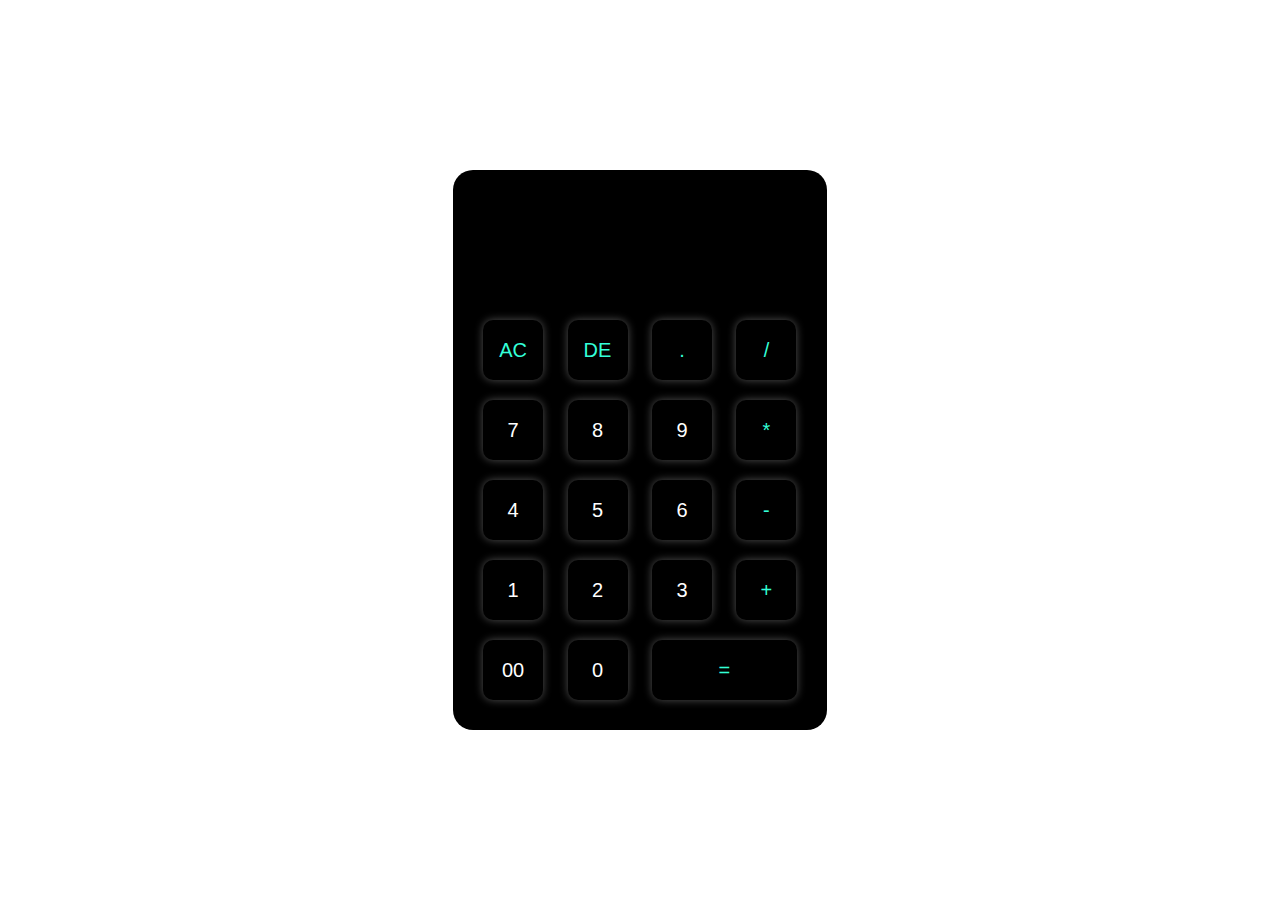
<file: Calculator/index.html>
<!DOCTYPE html>
<html lang="en">
<head>
    <meta charset="UTF-8">
    <meta name="viewport" content="width=device-width, initial-scale=1.0">
    <title>Document</title>
    <link rel="stylesheet" href="styles.css">
</head>
<body>
    <div class="container">
        <div class="calculator">
            <form>
                <div class="display">
                    <input type="text" name="display">
                </div>
                <div>
                    <input type="button" value="AC" onclick="display.value= '' " class="operator">
                    <input type="button" value="DE" onclick="display.value= display.value.toString().slice(0,-1)" class="operator">
                    <input type="button" value="." onclick="display.value += '.' " class="operator">
                    <input type="button" value="/" onclick="display.value += '/' " class="operator">
                </div>
                <div>
                    <input type="button" value="7" onclick="display.value +='7' ">
                    <input type="button" value="8" onclick="display.value +='8' ">
                    <input type="button" value="9" onclick="display.value +='9' ">
                    <input type="button" value="*" onclick="display.value +='*' " class="operator">
                </div>
                <div>
                    <input type="button" value="4" onclick="display.value +='4' ">
                    <input type="button" value="5" onclick="display.value +='5' ">
                    <input type="button" value="6" onclick="display.value +='6' ">
                    <input type="button" value="-" onclick="display.value +='-' " class="operator">
                </div>
                <div>
                    <input type="button" value="1" onclick="display.value +='1' ">
                    <input type="button" value="2" onclick="display.value +='2' ">
                    <input type="button" value="3" onclick="display.value +='3' ">
                    <input type="button" value="+" onclick="display.value +='+' " class="operator">
                </div>
                <div>
                    <input type="button" value="00" onclick="display.value +='00' ">
                    <input type="button" value="0" onclick="display.value +='0' ">
                    <input type="button" value="=" onclick="display.value=eval(display.value)" class="equal operator">
                </div>
            </form>
        </div>
    </div>
</body>
</html>
</file>
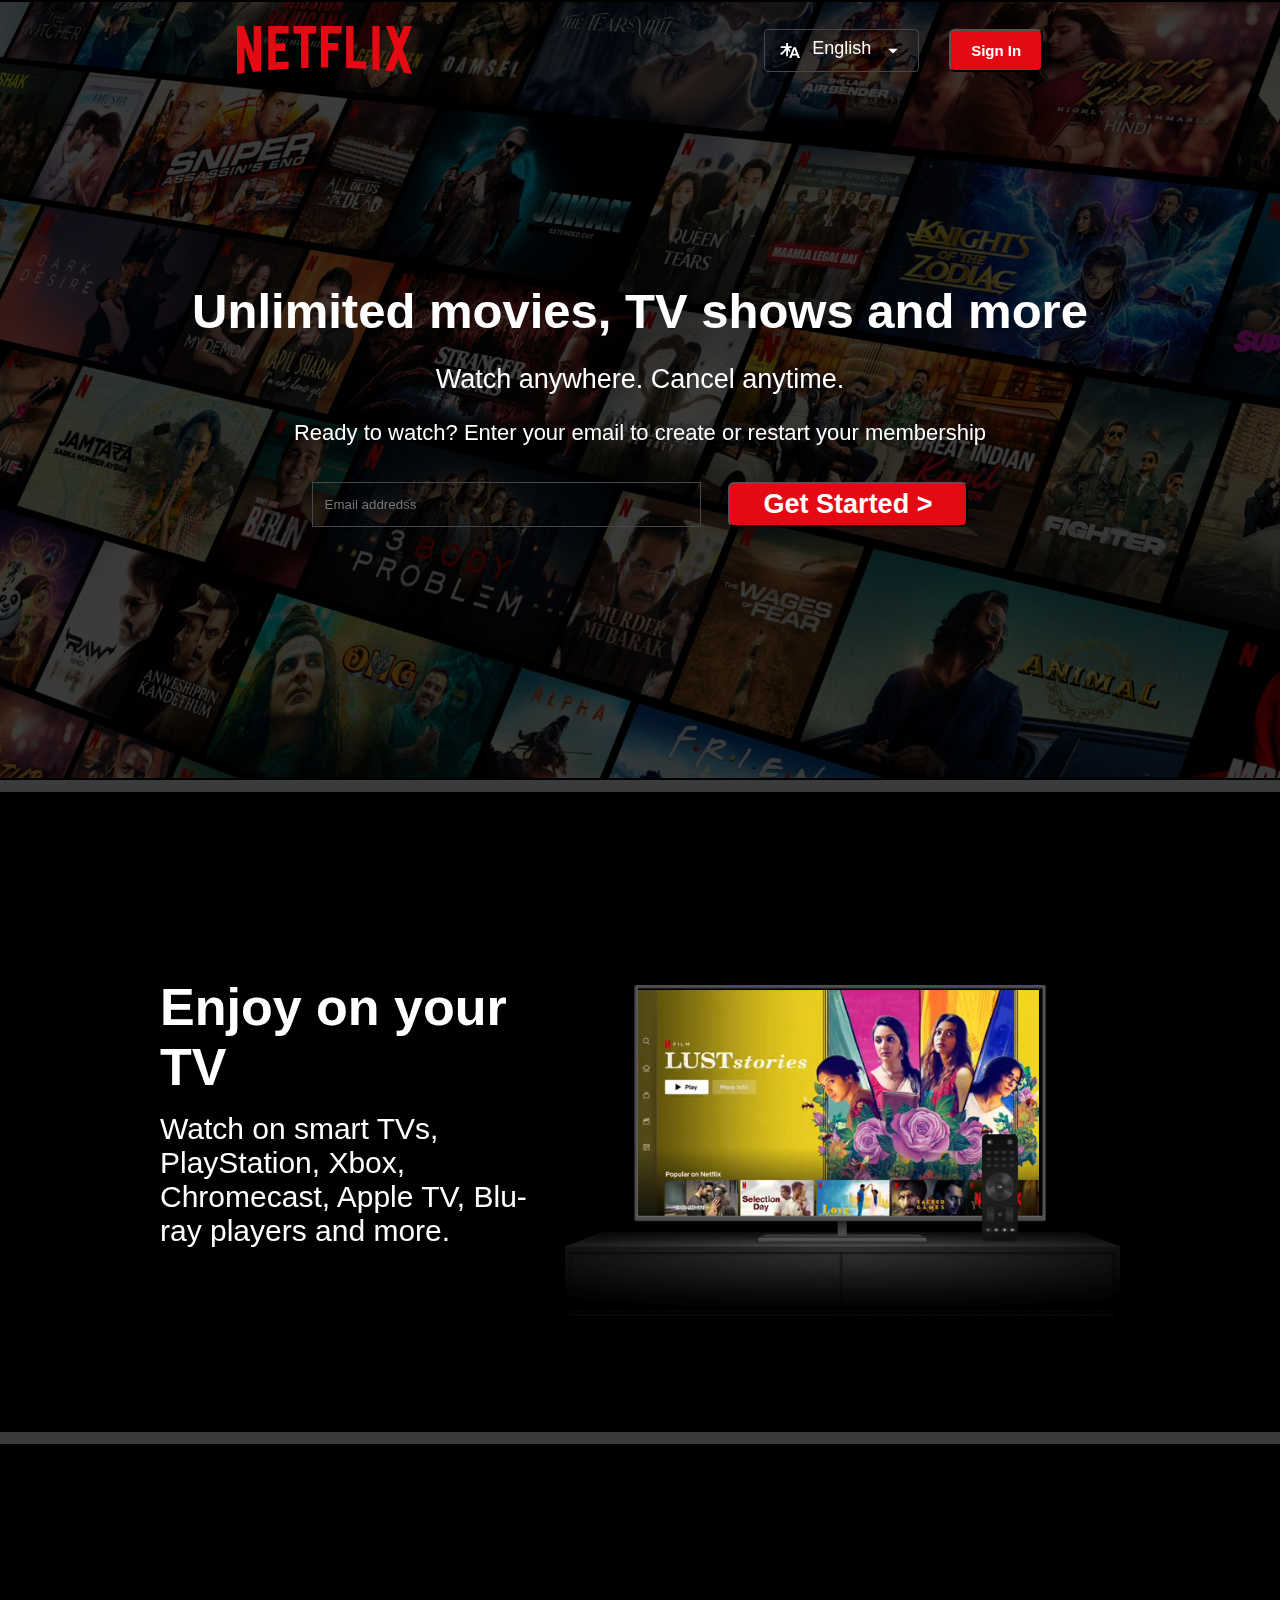
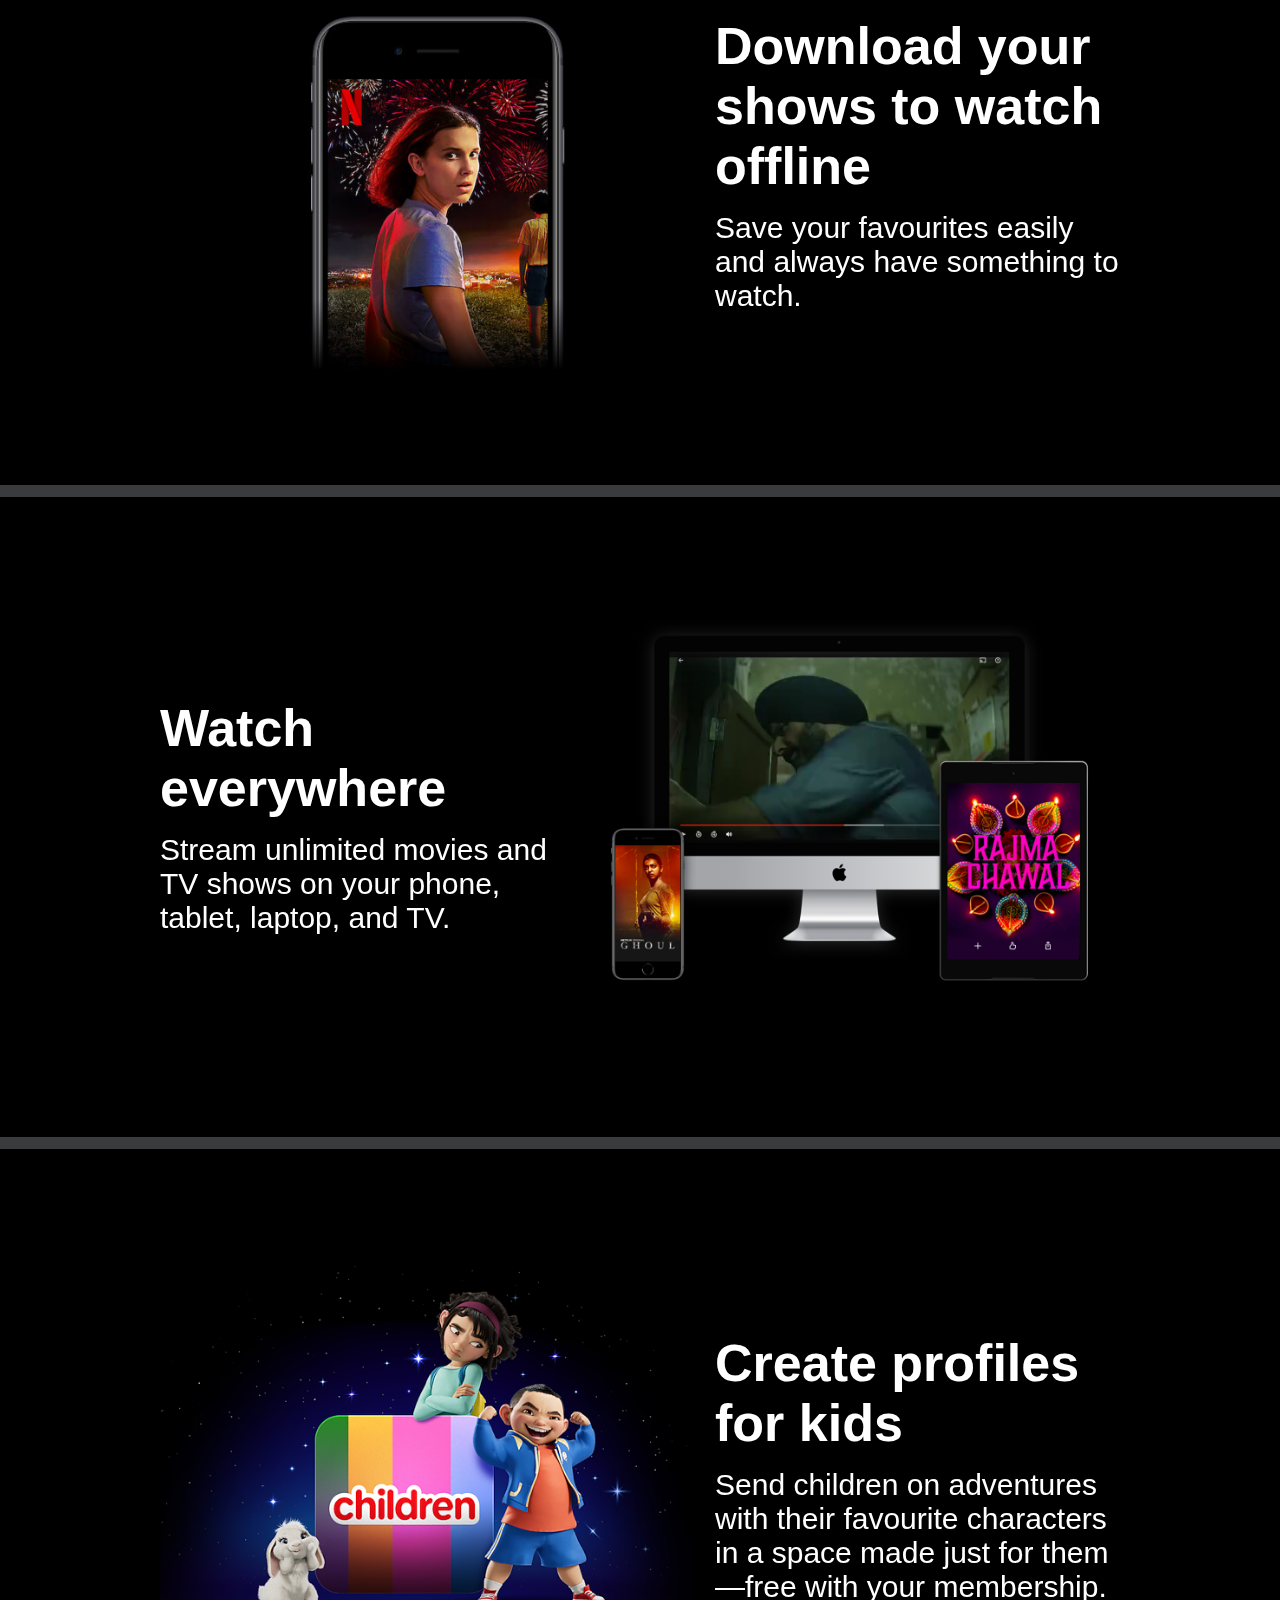
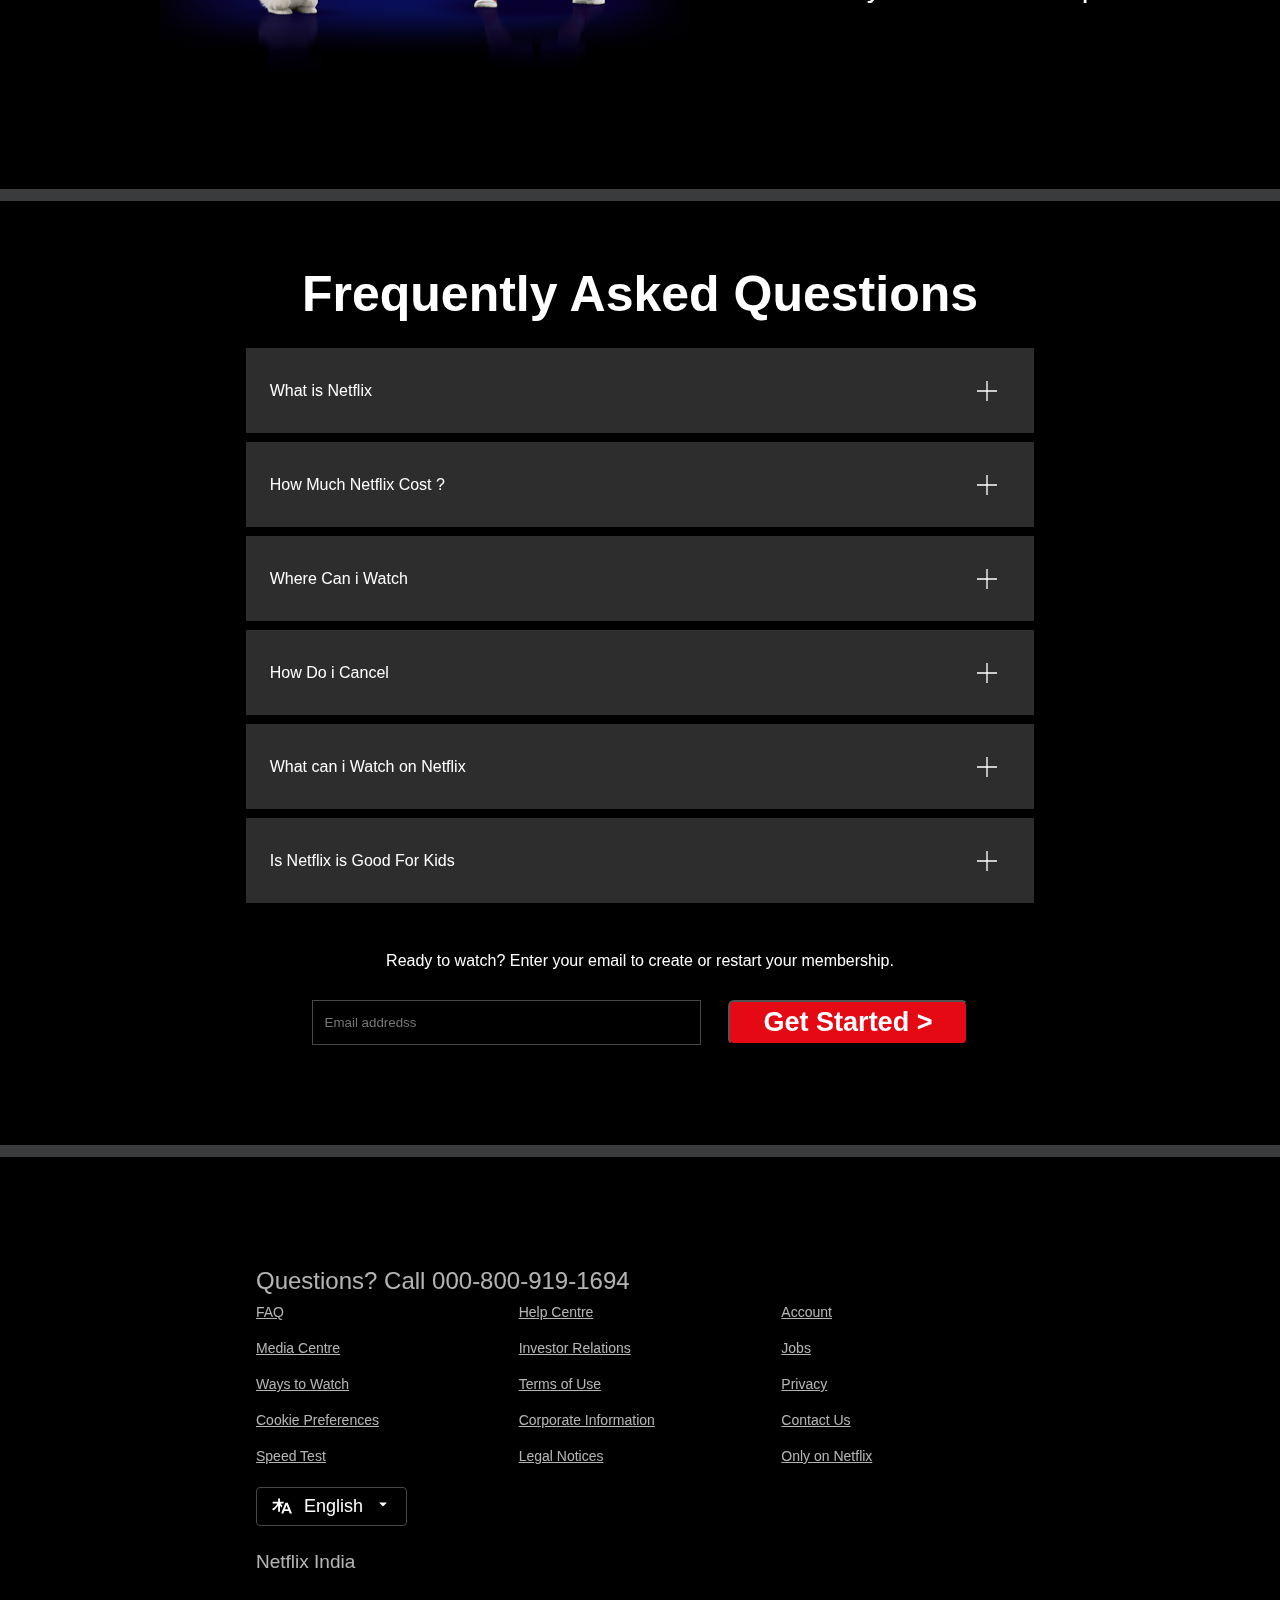
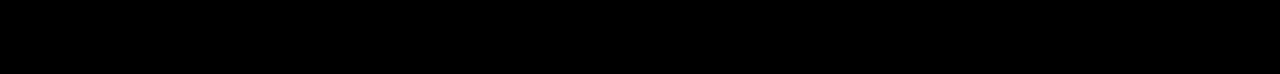
<file: Netflix Clone/index.html>
<!DOCTYPE html>
<html lang="en">

<head>
    <meta charset="UTF-8">
    <meta name="viewport" content="width=device-width, initial-scale=1.0">
    <title>Document</title>
    <link rel="stylesheet" href="style.css">
</head>

<body>
    <div class="main">
        <nav>
            <img src="Assets/SVG/logo.svg" alt="logo">
            <div class="button">
                <Button class="btn btn-eng">
                    <img src="Assets/SVG/Lang.svg" alt="">
                    English
                    <img src="Assets/SVG/arrow.svg" alt="">
                   </Button>
                <button class="btn btn-sign">Sign In</button>
            </div>
        </nav>
        <div class="tint"></div>
        <div class="content">

            <span>Unlimited movies, TV shows and more</span>
            <span>Watch anywhere. Cancel anytime. </span>
            <span>Ready to watch? Enter your email to create or restart your membership</span>

            <div class="input">
                <input type="email" placeholder="Email addredss">
                <button>Get Started &gt;</button>
            </div>
        </div>


        <div class="sep"></div>

        <div class="first">
            <div class="txt">
                <span>Enjoy on your TV</span>
                <span>Watch on smart TVs, PlayStation, Xbox, Chromecast, Apple TV, Blu-ray players and more.</span>
            </div>
            <div class="tv">
                <img src="Assets/Images/tv.png" alt="">
                <video class="vid-1" src="Assets/Vedios/video-tv-in-0819.m4v" muted autoplay loop></video>
            </div>
        </div>

        <div class="sep"></div>

        <div class="first">
            <div class="tv">
                <img src="Assets/Images/mobile-0819.jpg" alt="">
            </div>
            <div class="txt">
                <span>Download your shows to watch offline</span>
                <span>Save your favourites easily and always have something to watch.</span>
            </div>
        </div>

        <div class="sep"></div>

        <div class="first">
            <div class="txt">
                <span>Watch everywhere</span>
                <span>Stream unlimited movies and TV shows on your phone, tablet, laptop, and TV.</span>
            </div>
            <div class="tv">
                <img src="Assets/Images/tv-frame.png" alt="">
                <video class="vid-2" src="Assets/Vedios/video-devices-in.m4v" muted autoplay loop></video>
            </div>
        </div>

        <div class="sep"></div>

        <div class="first">
            <div class="tv">
                <img src="Assets/Images/child.png" alt="">
            </div>
            <div class="txt">
                <span>Create profiles for kids</span>
                <span>Send children on adventures with their favourite characters in a space made just for them—free
                    with your membership.</span>
            </div>
        </div>


        <div class="sep"></div>

        <div class="faq">
            <Span>Frequently Asked Questions</Span>
            <div class="box"><span>What is Netflix</span><img src="Assets/SVG/plus-ico.svg" alt=""></div>
            <div class="box"><span>How Much Netflix Cost ? </span><img src="Assets/SVG/plus-ico.svg" alt=""></div>
            <div class="box"><span>Where Can i Watch</span><img src="Assets/SVG/plus-ico.svg" alt=""></div>
            <div class="box"><span>How Do i Cancel</span><img src="Assets/SVG/plus-ico.svg" alt=""></div>
            <div class="box"><span>What can i Watch on Netflix</span><img src="Assets/SVG/plus-ico.svg" alt=""></div>
            <div class="box"><span>Is Netflix is Good For Kids</span><img src="Assets/SVG/plus-ico.svg" alt=""></div>
            <span>Ready to watch? Enter your email to create or restart your membership.</span>
            <div class="input">
                <input type="email" placeholder="Email addredss">
                <button>Get Started &gt;</button>
            </div>

            <div class="sep"></div>

            <div class="first">

            </div>
        </div>

        <div class="sep"></div>

        <div class="footer">
            <span> Questions? Call 000-800-919-1694</span>
            <div class="about">

                <a href="">FAQ</a>
                <a href="">Help Centre</a>
                <a href="">Account</a>
                <a href="">Media Centre</a>
                <a href="">Investor Relations</a>
                <a href="">Jobs</a>
                <a href="">Ways to Watch</a>
                <a href="">Terms of Use</a>
                <a href="">Privacy</a>
                <a href="">Cookie Preferences</a>
                <a href="">Corporate Information</a>
                <a href="">Contact Us</a>
                <a href="">Speed Test</a>
                <a href="">Legal Notices</a>
                <a href="">Only on Netflix</a>
            </div>
            <div class="button">

                <Button class="btn btn-eng"><svg width="20" height="20" viewBox="0 0 16 16" fill="none"
                        xmlns="http://www.w3.org/2000/svg" class="default-ltr-cache-4z3qvp e1svuwfo1"
                        data-name="Languages" aria-labelledby=":R135dajalalbd:" aria-hidden="true">
                        <path fill-rule="evenodd" clip-rule="evenodd"
                            d="M10.7668 5.33333L10.5038 5.99715L9.33974 8.9355L8.76866 10.377L7.33333 14H9.10751L9.83505 12.0326H13.4217L14.162 14H16L12.5665 5.33333H10.8278H10.7668ZM10.6186 9.93479L10.3839 10.5632H11.1036H12.8856L11.6348 7.2136L10.6186 9.93479ZM9.52722 4.84224C9.55393 4.77481 9.58574 4.71045 9.62211 4.64954H6.41909V2H4.926V4.64954H0.540802V5.99715H4.31466C3.35062 7.79015 1.75173 9.51463 0 10.4283C0.329184 10.7138 0.811203 11.2391 1.04633 11.5931C2.55118 10.6795 3.90318 9.22912 4.926 7.57316V12.6667H6.41909V7.51606C6.81951 8.15256 7.26748 8.76169 7.7521 9.32292L8.31996 7.88955C7.80191 7.29052 7.34631 6.64699 6.9834 5.99715H9.06968L9.52722 4.84224Z"
                            fill="currentColor"></path>
                    </svg> English <svg width="16" height="16" viewBox="0 0 16 16" fill="none"
                        xmlns="http://www.w3.org/2000/svg" class="default-ltr-cache-4z3qvp e1svuwfo1"
                        data-name="CaretDown" aria-labelledby=":R175dajalalbd:" aria-hidden="true">
                        <path fill-rule="evenodd" clip-rule="evenodd"
                            d="M11.5976 6.5C11.7461 6.5 11.8204 6.67956 11.7154 6.78457L8.23574 10.2643C8.10555 10.3945 7.89445 10.3945 7.76425 10.2643L4.28457 6.78457C4.17956 6.67956 4.25393 6.5 4.40244 6.5H11.5976Z"
                            fill="currentColor"></path>
                    </svg></Button> 
              </div>

            <span>Netflix India</span> 
        </div>
    </div>
<script>
    function smoothScrollToTop() {
    window.scrollTo({
        top: 0,
        behavior: 'smooth'
    });
}
</script>
</body>

</html>
</file>
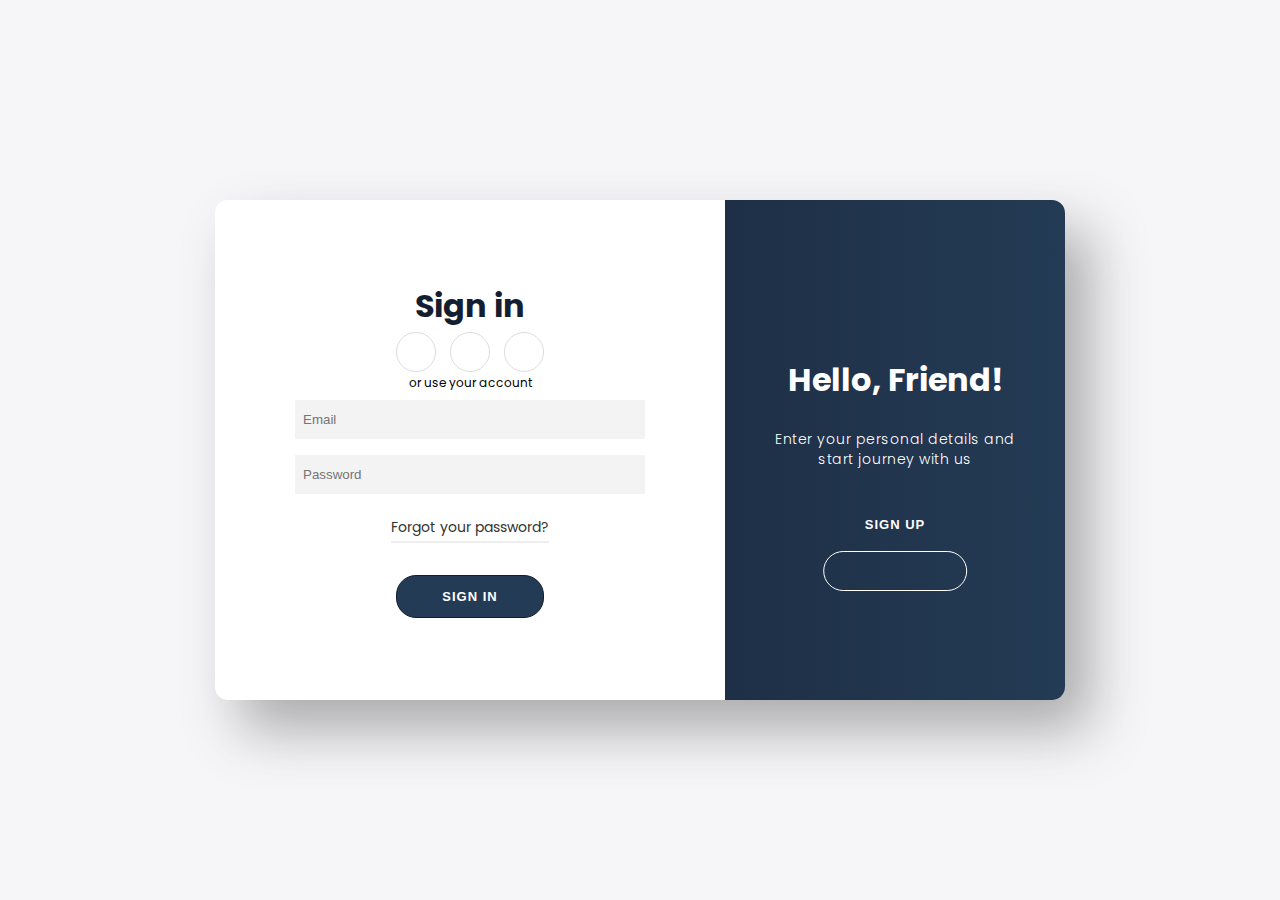
<file: sign-in-up-page/index.html>
<!DOCTYPE html>
<html lang="en">
<head>
    <meta charset="UTF-8">
    <meta http-equiv="X-UA-Compatible" content="IE=edge">
    <meta name="viewport" content="width=device-width, initial-scale=1.0">
    <title>Sign in || Sign up from</title>
     <!-- font awesome icons -->
     <link rel="stylesheet" href="https://cdnjs.cloudflare.com/ajax/libs/font-awesome/6.1.1/css/all.min.css" integrity="sha512-KfkfwYDsLkIlwQp6LFnl8zNdLGxu9YAA1QvwINks4PhcElQSvqcyVLLD9aMhXd13uQjoXtEKNosOWaZqXgel0g==" crossorigin="anonymous" referrerpolicy="no-referrer" />
    <!-- css stylesheet -->
    <link rel="stylesheet" href="style.css">
</head>
<body>

    <div class="container" id="container">
        <div class="form-container sign-up-container">
            <form action="#">
                <h1>Create Account</h1>
                <div class="social-container">
                    <a href="#" class="social"><i class="fab fa-facebook-f"></i></a>
                    <a href="#" class="social"><i class="fab fa-google-plus-g"></i></a>
                    <a href="#" class="social"><i class="fab fa-linkedin-in"></i></a>
                </div>
                <span>or use your email for registration</span>
                <div class="infield">
                    <input type="text" placeholder="Name" autocomplete="off"/>
                    <label></label>
                </div>
                <div class="infield">
                    <input type="email" placeholder="Email" name="email" autocomplete="off"/>
                    <label></label>
                </div>
                <div class="infield">
                    <input type="password" placeholder="Password" autocomplete="off"/>
                    <label></label>
                </div>
                <button>Sign Up</button>
            </form>
        </div>
        <div class="form-container sign-in-container">
            <form action="#">
                <h1>Sign in</h1>
                <div class="social-container">
                    <a href="#" class="social"><i class="fab fa-facebook-f"></i></a>
                    <a href="#" class="social"><i class="fab fa-google-plus-g"></i></a>
                    <a href="#" class="social"><i class="fab fa-linkedin-in"></i></a>
                </div>
                <span>or use your account</span>
                <div class="infield">
                    <input type="email" placeholder="Email" name="email" autocomplete="off"/>
                    <label></label>
                </div>
                <div class="infield">
                    <input type="password" placeholder="Password" autocomplete="off" />
                    <label></label>
                </div>
                <a href="#" class="forgot">Forgot your password?</a>
                <button>Sign In</button>
            </form>
        </div>
        <div class="overlay-container" id="overlayCon">
            <div class="overlay">
                <div class="overlay-panel overlay-left">
                    <h1>Welcome Back!</h1>
                    <p>To keep connected with us please login with your personal info</p>
                    <button>Sign In</button>
                </div>
                <div class="overlay-panel overlay-right">
                    <h1>Hello, Friend!</h1>
                    <p>Enter your personal details and start journey with us</p>
                    <button>Sign Up</button>
                </div>
            </div>
            <button id="overlayBtn"></button>
        </div>
    </div>

    <script>
        const container = document.getElementById('container')
        const overlayCon = document.getElementById('overlayCon')
        const overlayBtn = document.getElementById('overlayBtn')

        overlayBtn.addEventListener('click',()=>{
            container.classList.toggle('right-panel-active');
            overlayBtn.classList.remove('btnScaled')
            window.requestAnimationFrame (()=>{
                overlayBtn.classList.add('btnScaled')
            })
        })

    </script>

</body>
</html>
</file>
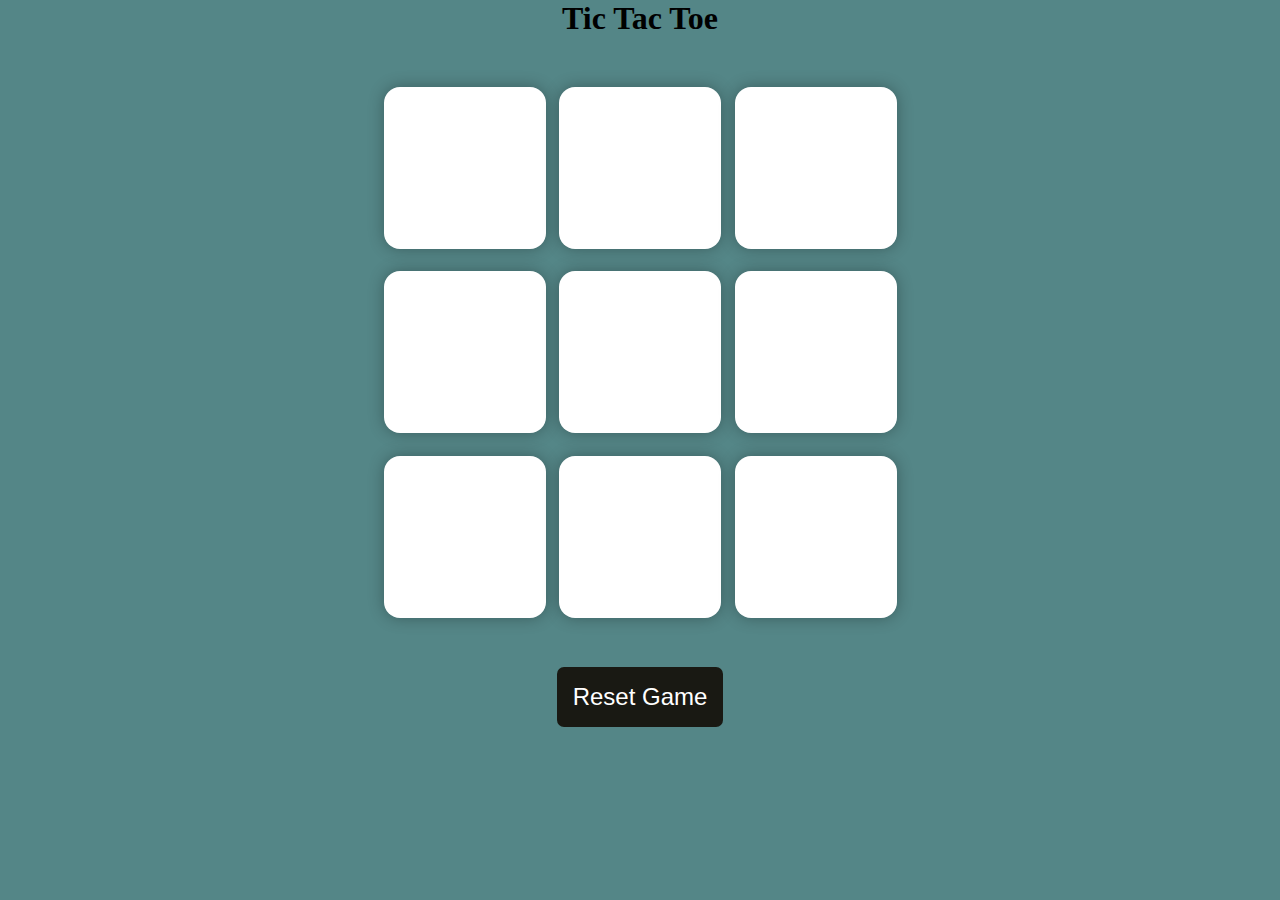
<file: Tic Tac Toe Game/index.html>
<!DOCTYPE html>
<html lang="en">
<head>
    <meta charset="UTF-8">
    <meta name="viewport" content="width=device-width, initial-scale=1.0">
    <title>Tic Tac Toe</title>
    <link rel="stylesheet" href="style.css">
</head>
<body>
    <div class="msg-contianer hide">
        <p id="msg">Winner</p>
        <button id="new-btn">New Game</button>
    </div>
    <main>
        <h1>Tic Tac Toe</h1>
        <div class="container">
            <div class="game">
                <button class="box"></button>
                <button class="box"></button>
                <button class="box"></button>
                <button class="box"></button>
                <button class="box"></button>
                <button class="box"></button>
                <button class="box"></button>
                <button class="box"></button>
                <button class="box"></button>
            </div>
        </div>
        <button id="reset-btn">Reset Game</button>
    </main>
    <script src="main.js"></script>
</body>
</html>
</file>
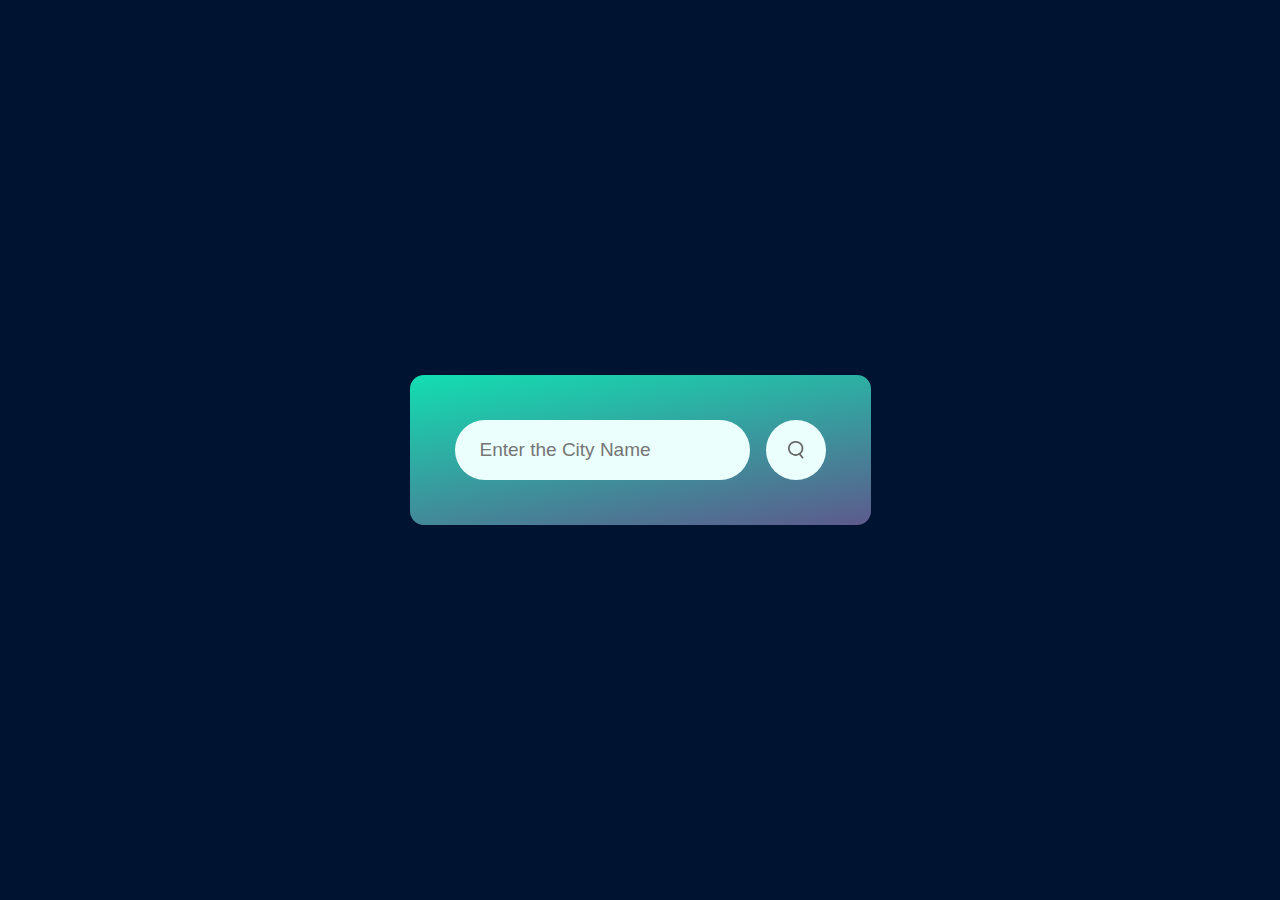
<file: weather app/index.html>
<!DOCTYPE html>
<html lang="en">
<head>
    <meta charset="UTF-8">
    <meta name="viewport" content="width=device-width, initial-scale=1.0">
    <title>Weather App</title>
    <link rel="stylesheet" href="style.css">
</head>
<body>
        <div class="card">
            <div class="search">
                <input type="search" name="weather" id="weather" placeholder="Enter the City Name">
                <button class="btn"><img src="images/search.png" alt="search image"></button>
            </div>
            <div class="weather">
                <img src="images/clouds.png" class="weather-icon" alt="cloude image">
                <h1 class="temp">22°C</h1>
                <h2 class="city">Surat</h2>
                <div class="row">
                    <div class="col">
                        <img src="images/humidity.png" alt="Humidity image">
                        <div>
                            <p class="humidity">65%</p>
                            <p>Humidity</p>
                        </div>
                    </div>
                    <div class="col">
                        <img src="images/wind.png" alt="Humidity image">
                        <div>
                            <p class="wind">18 km/h</p>
                            <p>Wind Speed</p>
                        </div>
                    </div>
                </div>
            </div>
        </div>
        <script src="script.js"></script>
</body>
</html>
</file>
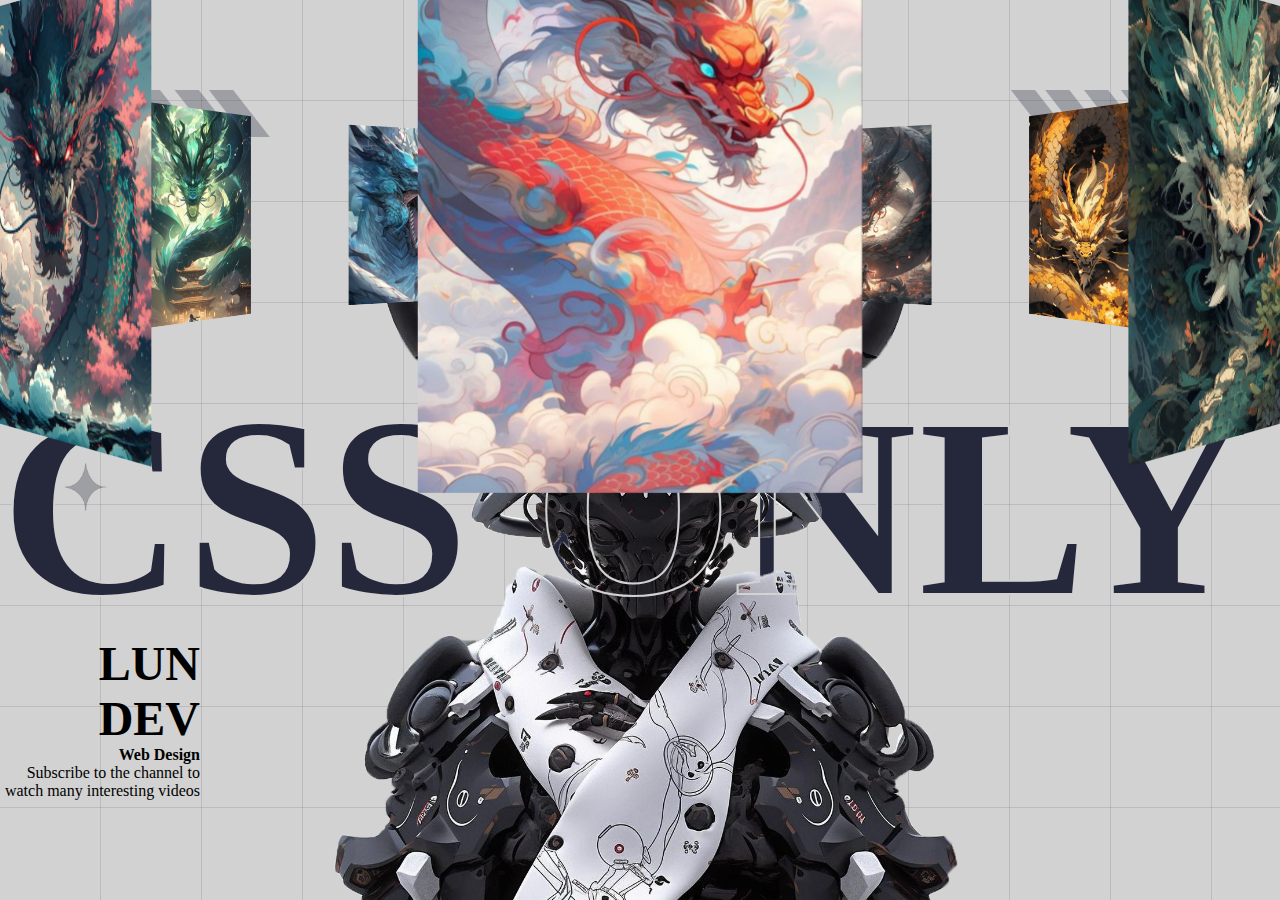
<file: sign-in-up-page/css/slider_3d/index.html>
<!DOCTYPE html>
<html lang="en">
<head>
    <meta charset="UTF-8">
    <meta name="viewport" content="width=device-width, initial-scale=1.0">
    <title>Document</title>
    <style>
        
        *{
            margin: 0;
            padding: 0;
            box-sizing: border-box;
        }
        body{
            background-color: #D2D2D2;
            background-image:
            repeating-linear-gradient(
                to right, transparent 0 100px,
                #25283b22 100px 101px
            ),
            repeating-linear-gradient(
                to bottom, transparent 0 100px,
                #25283b22 100px 101px
            );
        }
        
        body::before{
            position: absolute;
            width: min(1400px, 90vw);
            top: 10%;
            left: 50%;
            height: 90%;
            transform: translateX(-50%);
            content: '';
            background-image: url(images/bg.png);
            background-size: 100%;
            background-repeat: no-repeat;
            background-position: top center;
            pointer-events: none;
        }
    </style>
    <link rel="stylesheet" href="style.css">
</head>
<body>

    <div class="banner">
        <div class="slider" style="--quantity: 10">
            <div class="item" style="--position: 1"><img src="images/dragon_1.jpg" alt=""></div>
            <div class="item" style="--position: 2"><img src="images/dragon_2.jpg" alt=""></div>
            <div class="item" style="--position: 3"><img src="images/dragon_3.jpg" alt=""></div>
            <div class="item" style="--position: 4"><img src="images/dragon_4.jpg" alt=""></div>
            <div class="item" style="--position: 5"><img src="images/dragon_5.jpg" alt=""></div>
            <div class="item" style="--position: 6"><img src="images/dragon_6.jpg" alt=""></div>
            <div class="item" style="--position: 7"><img src="images/dragon_7.jpg" alt=""></div>
            <div class="item" style="--position: 8"><img src="images/dragon_8.jpg" alt=""></div>
            <div class="item" style="--position: 9"><img src="images/dragon_9.jpg" alt=""></div>
            <div class="item" style="--position: 10"><img src="images/dragon_10.jpg" alt=""></div>
        </div>
        <div class="content">
            <h1 data-content="CSS ONLY">
                CSS ONLY
            </h1>
            <div class="author">
                <h2>LUN DEV</h2>
                <p><b>Web Design</b></p>
                <p>
                    Subscribe to the channel to watch many interesting videos
                </p>
            </div>
            <div class="model"></div>
        </div>
    </div>
    
</body>
</html>
</file>
<file: Calculator/styles.css>
* {
    margin: 0;
    padding: 0;
    box-sizing: border-box;
    font-family: sans-serif;
}
.container{
    width:100%;
    height:100vh;
    background: color #e3f9e3;
    display: flex;
    align-items: center;
    justify-content: center;
}

.calculator{
    background-color: black;
    padding: 20px;
    border-radius: 20px;
}
.calculator form input{
    width:60px;
    height:60px;
    outline: none;
    border:0;
    border-radius: 10px;
    box-shadow: 0px 0px 8px rgba(255,255,255,0.32), 10px 10px 10px rgba(0,0,0,0.2);
    background-color: transparent;
    color:#fff;
    font-size: 20px;
    cursor: pointer;
    margin:10px;
}

form .display{
    display: flex;
    justify-content: flex-end;
    margin:20px 0px;
}

form .display input{
    text-align: end;
    flex: 1;
    font-size:45px;
    box-shadow: none;
}

form input.equal{
    width:145px;
}

form input.operator{
    color:#33ffd8;
}
</file>
<file: Netflix Clone/style.css>
/* <link href="https://fonts.cdnfonts.com/css/netflix-font" rel="stylesheet"> */
@import url('https://fonts.cdnfonts.com/css/netflix-font');

* {
    margin: 0;
    padding: 0;
}

body {
    font-family: 'Netflix Font', sans-serif;
    background-color: rgb(0, 0, 0);
}

nav {
    display: flex;
    justify-content: space-between;
    align-items: center;
    max-width: 63vw;
    margin: auto;
    align-items: center;
    height: 100px;
}

nav img {
    z-index: 10;
    width: 175px;
    position: relative;
}

.main {
    height: 780px;
    background-image: url(Assets/Images/bg.jpg);
    background-position: center center;
    background-size: max(1380px, 100vw);
    background-repeat: no-repeat;
    position: relative;
}

.main .tint {
    height: 780px;
    width: 100%;
    opacity: 0.69;
    position: absolute;
    top: 0;
    background-color: black;
}


.content {
    display: flex;
    height: calc(100% - 100px);
    justify-content: center;
    align-items: center;
    text-align: center;
    flex-direction: column;
    color: white;
    position: relative;
    gap: 25px;
    padding: 0px 30px;
    z-index: 10;
}

.content> :first-child {
    font-size: 49px;
    font-weight: 800;
    text-align: center;
}

.content> :nth-child(2) {
    font-size: 27px;
    text-align: center;
}

.content> :nth-child(3) {
    font-size: 22px;
    text-align: center;
}

.input {
    padding: 11px 0px 70px 0px;
    display: flex;
    gap: 27px
}

.input input {
    background-color: transparent;
    padding: 14px 12px 14px 12px;
    color: white;
    font-weight: 500;
    border: 1px solid #44474c;
    width: 363px;
}

.input button {
    background-color: rgb(229, 9, 20);
    color: white;
    font-weight: bolder;
    padding: 0px 34px;
    font-size: 27px;
    border-radius: 6px;
}

.button {
    position: relative;
    z-index: 10;
    display: flex;
    gap: 30px;
}

.btn-sign {
    font-family: sans-serif, Tahoma, Geneva, Verdana;
    color: white;
    background-color: rgb(229, 9, 20);
    font-weight: 700;
    font-size: 15px;
    padding: 11px 20px;
    border-radius: 6px;
}

.btn-eng {
    background-color: transparent;
    border-radius: 4px;
    color: white;
    padding: 8px 15px;
    display: flex;
    border: 1px solid #44474c;
    gap: 12px;
    font-size: 18px;
}

.btn-eng img {
    width: 20px;
}

.sep {
    height: 12px;
    background-color: #393b3d;
}

.first {
    display: flex;
    justify-content: center;
    flex-direction: row;
    color: white;
    max-width: 75vw;
    margin: auto;

}

.txt {
    display: flex;
    justify-content: center;
    flex-direction: column;
    gap: 15px;
}

.txt :first-child {
    font-size: 52px;
    font-weight: 800;
}

.txt> :nth-child(2) {
    font-size: 30px;
}

.tv {
    position: relative;
}

.tv img {
    position: relative;
    max-width: 555px;
    z-index: 10;
    margin: 110px 0px;
}

.tv .vid-1 {
    position: absolute;
    right: 81px;
    top: 198px;
    z-index: -1;
    width: 404px;
}

.vid-2 {
    position: absolute;
    right: 98px;
    top: 149px;
    z-index: -1;
    width: 365px;
}

.faq {
    color: white;
    display: flex;
    flex-direction: column;
    justify-content: center;
    align-items: center;
    width: 65vw;
    margin: auto;
    gap: 9px;
}

.faq> :first-child {
    margin: 64px 38px 16px 38px;
    font-size: 50px;
    font-weight: 800;
}

.faq> :nth-child(8) {
    margin: 40px 0px 10px 0px;
}

.box {
    display: flex;
    justify-content: space-between;
    height: 85px;
    align-items: center;
    background-color: rgb(45 45 45);
    ;
    width: 57vw;
    padding: 0px 35px 0px 24px;
}

.box img {
    width: 24px;
}

.footer {
    padding: 100px;
    color: white;
    display: grid;
    grid-template-rows: 47px auto 85px 25px;
    color: rgba(255, 255, 255, 0.7);
    font-size: 24px;
    margin: auto;
    width: 60vw;
    align-items: center;
}

.about {
    display: grid;
    grid-template-columns: 1fr 1fr 1fr;
    width: 60vw;
    margin: auto;
    gap: 20px;
}

.about a {
    color: rgba(255, 255, 255, 0.7);
    font-size: 14px;

}

.footer> :last-child {
    font-size: 19px;
}

@media screen and (max-width:1100px) {
    .content> :first-child {
        font-size: 43px;
        font-weight: 600;
        text-align: center;
    }
    
    .content> :nth-child(2) {
        font-size: 23px;
        text-align: center;
    }
    
    .content> :nth-child(3) {
        font-size: 15px;
        text-align: center;
    }
    
    .input {
        position: relative;
        display: flex;
        flex-direction: column;
        align-items: center;
    }
    .input button{
        height: 56px;
    }
    .first{
        padding:50px;
        align-items: center;
        flex-direction: column;

    }
    .txt {
        gap: 15px;
        text-align: center;
    }
    
    .txt :first-child {
        font-size: 42px;
        font-weight: 800;
    }
    
    .txt> :nth-child(2) {
        font-size: 20px;
    }
    .tv img{
        margin:20px auto;
       /* max-width:455px; */
    }
    .tv .vid-1 {
        right: 81px;
        top: 106px;
    }
    
    .vid-2 {
        right: 100px;
        top: 53px;
    }
    .about{
        grid-template-columns: 1fr 1fr;
    }
 
    .input input{
        width:100%;
    }
}

@media screen and(max-width:560){
    .content> :first-child {
        font-size: 36px;
        font-weight: 400;
    }
    
    .content> :nth-child(2) {
        font-size: 20px;
    }
    
    .content> :nth-child(3) {
        font-size: 11px;
    }
    .input {
        position: relative;
        display: flex;
        flex-direction: column;
        align-items: center;
    }
    .input .button{
        height:45px;
    }
    .first{
        padding:50px;
        align-items: center;
        flex-direction: column;

    }
    .txt {
        gap: 15px;
        text-align: center;
    }
    
    .txt :first-child {
        font-size: 42px;
        font-weight: 800;
    }
    
    .txt> :nth-child(2) {
        font-size: 20px;
    }
        
    .tv .vid-1 {
        right: 81px;
        top: 106px;
    }
    
    .vid-2 {
        right: 100px;
        top: 53px;
    }
    .about{
        grid-template-columns: 1fr 1fr;
    }
 
    .input input{
        width:100%;
    }
}
</file>
<file: sign-in-up-page/style.css>
@import url('https://fonts.googleapis.com/css2?family=Poppins:wght@100;200;300;400;500;600;700;800;900&display=swap');

* {
    padding: 0px;
    margin: 0px;
    box-sizing: border-box;
}

:root {
    --linear-grad: linear-gradient(to right, #141E30, #243B55);
    --grad-clr1: #141E30;
    --grad-clr2: #243B55;
}

body {
    height: 100vh;
    background: #f6f5f7;
    /* display: flex;
    justify-content: center;
    align-items: center; */
    display: grid;
    place-content: center;
    font-family: 'Poppins', sans-serif;
}

.container {
    position: relative;
    width: 850px;
    height: 500px;
    background-color: #fff;
    box-shadow: 25px 30px 55px #5557;
    border-radius: 13px;
    overflow: hidden;
}

.form-container{
    position: absolute;
    width: 60%;
    height: 100%;
    padding: 0px 40px;
    transition: all 0.6s ease-in-out;
}

.sign-up-container{
    opacity: 0;
    z-index:1;
}

.sign-in-container{
    z-index: 2;
}

form{
    height: 100%;
    display: flex;
    flex-direction: column;
    align-items: center;
    justify-content: center;
    padding: 0px 40px;
}

h1{
    color:var(--grad-clr1)
}

.social-container{
    margin: 2px 0px;
}

.social-container a{
    border:1px solid #ddd;
    border-radius: 50%;
    display: inline-flex;
    justify-content: center;
    align-items: center;
    margin: 0px 5px;
    height: 40px;
    width: 40px;
}

span{
    font-size: 12px;
}

.infield{
    position: relative;
    margin:8px 0px;
    width: 100%;
}

input{
    width: 100%;
    padding: 12px 8px;
    background-color: #f3f3f3;
    border:none ;
    outline: none;
}

label{
    position: absolute;
    left: 50%;
    top: 100%;
    transform: translateX(-50%);
    width: 0%;
    height: 1.7px;
    background: var(--linear-grad);
    transition: 0.6s;
}

input:focus ~ label {
    width: 100%;
}

a{
    color:#333;
    font-size: 14px;
    text-decoration: none;
    margin: 15px 0;
}

a.forgot{
    padding-bottom: 3px;
    border-bottom: 2px solid #eee;
}

button{
    border-radius: 20px;
    border : 1px solid var(--grad-clr1);
    background: var(--grad-clr2);
    color:#fff;
    font-size: 13px;
    font-weight: bold;
    padding: 13px 45px;
    letter-spacing: 1px;
    text-transform: uppercase;
}

.form-container button{
    margin-top: 17px;
    transition: 80ms ease-in;
}

.form-container button:hover{
    background-color: #fff;
    color:var(--linear-grad)
}

.overlay-container{
    position: absolute;
    top:0;
    left:60%;
    width:40%;
    height: 100%;
    overflow: hidden;
    transition: transform 0.6s ease-in-out;
    z-index: 9;
}

#overlayBtn{
    position: absolute;
    cursor: pointer;
    left: 50%;
    top:351px;
    transform: translateX(-50%);
    width:143.6px;
    height: 40px;
    border:1px solid #fff;
    background-color: transparent;
    border-radius: 20px;

}

.overlay {
    position: relative;
    background: var(--linear-grad);
    color: #fff;
    left:-150%;
    height: 100%;
    width:250%;
    transition: transform 0.6s ease-in-out;
}

.overlay-panel{
    position: absolute;
    display: flex;
    justify-content: center;
    align-items: center;
    flex-direction: column;
    padding: 0px 40px;
    text-align: center;
    height: 100%;
    width:340px;
    transition: 0.6s ease-in-out;
}

.overlay-left{
    right:60%;
    transform: translateX(-12%);
}

.overlay-right{
    right: 0;
    transform: translateX(0%);
}

.overlay-panel h1{
    color:#fff;
}

p{
    font-size: 14px;
    font-weight: 300;
    line-height: 20px;
    letter-spacing: 0.5px;
    margin: 25px 0 35px;
}

.overlay-panel button {
    border: none;
    background-color: transparent;
}

.right-panel-active .overlay-container{
   transform: translateX(-150%);
}

.right-panel-active .overlay{
    transform: translateX(50%);
}

.right-panel-active .overlay-left{
   transform: translateX(25%);
}

.right-panel-active .overlay-right{
    transform: translateX(35%);
}

.right-panel-active .sign-in-container{
    transform: translateX(20%);
    opacity:0;
}

.right-panel-active .sign-up-container{
    transform: translateX(66.7%);
    opacity:1;
    z-index: 5;
    animation: show 0.6s;
}

@keyframes show {
    0%, 50%{
        opacity: 0;
        z-index: 1;
    }
    50.1% , 100%{
        opacity: 1;
        z-index: 5;
    }
}

.btnScaled{
    animation: scaleBtn 0.6s;
}

@keyframes scaleBtn {
    0%{
        width:143px;
    }
    50%{
        width:250px;
    }
    100%{
        width:143px;
    }
}
</file>
<file: Tic Tac Toe Game/style.css>
* {
    margin: 0;
    padding: 0;
}

body {
    background-color: #548687;
    text-align: center;
}

.container {
    height: 70vh;
    display: flex;
    justify-content: center;
    align-items: center;
}

.game {
    height: 60vmin;
    width: 60vmin;
    display: flex;
    justify-content: center;
    align-items: center;
    flex-wrap: wrap;
    gap: 1.5vmin;
}

.box {
    height: 18vmin;
    width: 18vmin;
    border-radius: 1rem;
    box-shadow: 0 0 1rem rgba(0, 0, 0, 0.3);
    font-size: 8vmin;
    color: #b0413e;
    background-color: #fff;
    border: none;
}

#new-btn {
    border-radius: 7px;
    padding: 14px;
    font-size: 1rem;
    background-color: #191913;
    color: #fff;
    border: none;
}

#reset-btn {
    border-radius: 7px;
    padding: 1rem;
    font-size: 1.5rem;
    background-color: #191913;
    color: #fff;
    border: none;
}
#msg{
    font-size: 40px;
    color:white;
    margin:25px 0px;
}

.msg-contianer{
    display: flex;
    align-items: center;
    justify-content: center;
    flex-direction: column;
    height:80vh;
    margin-bottom: 10px;
}

.hide{
    display: none;
}
</file>
<file: weather app/style.css>
* {
    margin: 0;
    padding: 0;
}

body {
    height: 100vh;
    display: flex;
    justify-content: center;
    align-items: center;
    font-family: Arial, Helvetica, sans-serif;
    background-color: #001331;
    color:#fff;
}

.card {
    background-image: linear-gradient(170deg, #12deb1, #5d5a8c);
    padding: 45px;
    border-radius: 14px;
    text-align: center;
}

.search {
    width: 100%;
    display: flex;
    justify-content: space-between;
    align-items: center;
}

.search input {
    border: none;
    outline: none;
    background-color: #ebfffc;
    color: #555;
    padding: 10px 25px;
    border-radius: 50px;
    height: 60px;
    flex: 1;
    margin-right: 16px;
    font-size: 19px
}

.search button {
    border: none;
    outline: none;
    background-color: #ebfffc;
    border-radius: 50%;
    width: 60px;
    height: 60px;
    display: flex;
    justify-content: center;
    align-items: center;
    cursor: pointer;
}

.search img {
    width: 16px;
}

.weather-icon{
    width:170px;
    margin-top: 30px;
}

.temp {
    font-size: 80px;
    font-weight: 400;
}

.city {
    font-size: 45px;
    margin-top: -10px;
}

.row {
    display: flex;
    justify-content: space-between;
    align-items: center;
    /* padding:0 20px; */
    margin: 50px 0 0 0;
}

.col {
    display: flex;
    align-items: center;
    text-align: left;
    font-size: 19px;
}

.col img {
    width: 40px;
    margin-right: 13px;
}

.humidity , .wind {
    font-size: 28px;
    margin-top: -6px;
}

.weather{
    display: none;
}
</file>
<file: sign-in-up-page/css/slider_3d/style.css>
@import url('https://fonts.cdnfonts.com/css/ica-rubrik-black');
@import url('https://fonts.cdnfonts.com/css/poppins');

.banner {
    width: 100%;
    height: 100vh;
    text-align: center;
    overflow: hidden;
    position: relative;
}

.banner .slider {
    position: absolute;
    width: 200px;
    height: 250px;
    top: 10%;
    left: calc(50% - 100px);
    transform-style: preserve-3d;
    transform: perspective(1000px);
    animation: autoRun 20s linear infinite;
    z-index: 2;
}

@keyframes autoRun {
    from {
        transform: perspective(1000px) rotateY(0deg);
    }

    to {
        transform: perspective(1000px) rotateY(360deg);
    }
}

.banner .slider .item {
    position: absolute;
    inset: 0 0 0 0;
    transform:
        rotateY(calc((var(--position) - 1) * (360 / var(--quantity)) * 1deg)) translateZ(550px);
}

.banner .slider .item img {
    width: 100%;
    height: 100%;
    object-fit: cover;
}

.banner .content {
    position: absolute;
    bottom: 0;
    left: 50%;
    transform: translateX(-50%);
    width: min(1400px, 100vw);
    height: max-content;
    padding-bottom: 100px;
    display: flex;
    flex-wrap: wrap;
    justify-content: space-between;
    align-items: center;
    z-index: 1;
}

.banner .content h1 {
    font-family: 'ICA Rubrik';
    font-size: 16em;
    line-height: 1em;
    color: #25283B;
    position: relative;
}

.banner .content h1::after {
    position: absolute;
    inset: 0 0 0 0;
    content: attr(data-content);
    z-index: 2;
    -webkit-text-stroke: 2px #d2d2d2;
    color: transparent;
}

.banner .content .author {
    font-family: Poppins;
    text-align: right;
    max-width: 200px;
}

.banner .content h2 {
    font-size: 3em;
}

.banner .content .model {
    background-image: url(images/model.png);
    width: 100%;
    height: 75vh;
    position: absolute;
    bottom: 0;
    left: 0;
    background-size: auto 130%;
    background-repeat: no-repeat;
    background-position: top center;
    z-index: 1;
}
</file>
